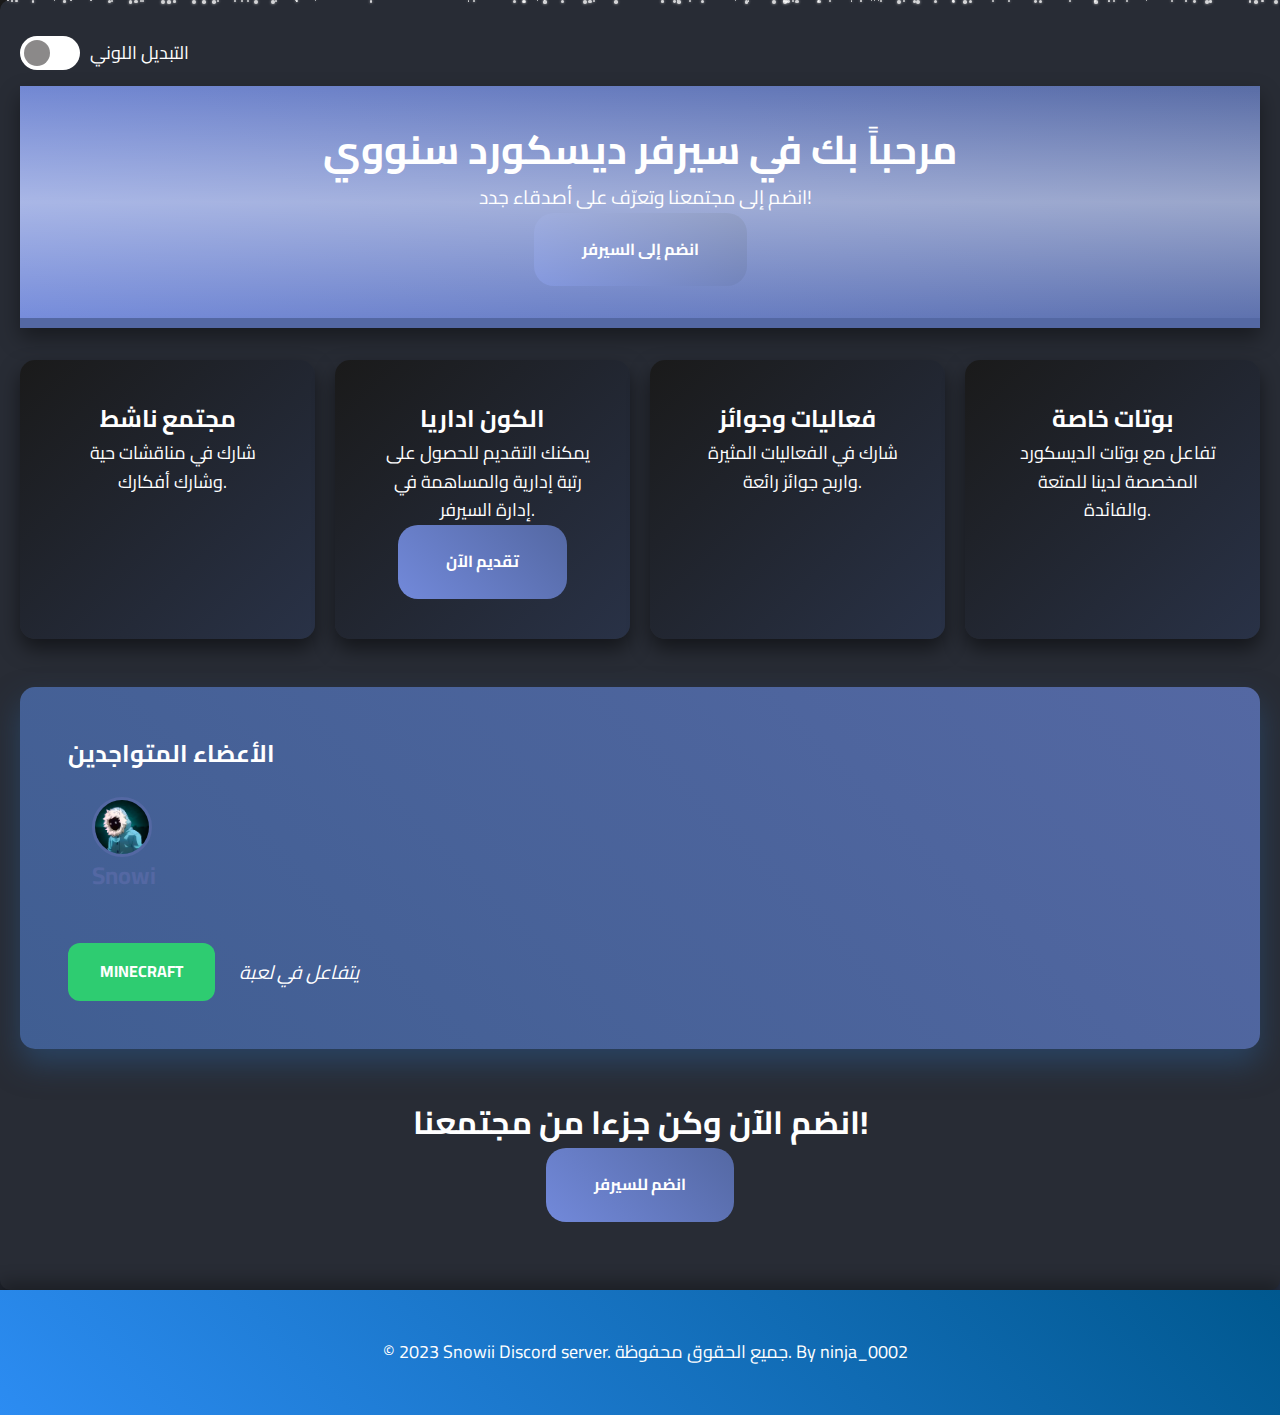
<file: index.html>
<!DOCTYPE html>
<html lang="en">

<head>
  <meta property="og:title" content="DiscordSnowi">
  <meta property="og:description" content="Legendary Snowi Server | سيرفر سنووي الأسطوري">
  <meta property="og:image" content="https://cdn.discordapp.com/attachments/1166376591425798154/1170430839398609066/1000003703.jpg?ex=655903a9&is=65468ea9&hm=22e066cdf28f927056681cf0f41c65a64a39013d4c877e1dac37d689abf9a7cc&">
  <meta property="og:url" content="https://cdn.discordapp.com/attachments/1166376591425798154/1170430839398609066/1000003703.jpg?ex=655903a9&is=65468ea9&hm=22e066cdf28f927056681cf0f41c65a64a39013d4c877e1dac37d689abf9a7cc&">
  <meta property="og:type" content="website">
  <meta property="og:site_name" content="DiscordSnowi">
  <meta property="og:locale" content="en_US">
  <meta property="og:video" content="https://discordury.herobnm7.repl.co/videoApply.mp4">
  <meta property="og:video:type" content="video/mp4">
  <meta property="og:video:width" content="1280">
  <meta property="og:video:height" content="720">
  <meta property="og:image:type" content="image/jpeg">
  <meta charset="UTF-8">
  <meta name="viewport" content="width=device-width, initial-scale=1.0">
  <link rel="preconnect" href="https://fonts.googleapis.com">
  <link rel="preconnect" href="https://fonts.gstatic.com" crossorigin>
  <link
    href="https://fonts.googleapis.com/css2?family=Cairo:wght@1000&family=Mada:wght@700&family=Noto+Kufi+Arabic:wght@800&display=swap"
    rel="stylesheet">
  <link rel="stylesheet" href="style.css">
  <style>
    @keyframes snowfall {
      0% {
        transform: translateY(0);
      }
      100% {
        transform: translateY(100vh);
      }
    }

    .snowflakes {
      position: fixed;
      top: 0;
      left: 0;
      pointer-events: none;
      width: 100%;
      height: 100%;
      z-index: 1;
    }

    .snowflake {
      position: absolute;
      width: 2px;
      height: 2px;
      background-color: #fff;
      animation: snowfall linear infinite;
      animation-duration: 5s;
      animation-delay: calc(-1 * var(--animation-delay));
      transform-origin: top;
      border-radius: 50%;
      opacity: 0.8;
    }
  </style>
  <title>سيرفر سنووي</title>
  </head>

  <body>
    <div class="snowflakes">
      <!-- Snowflakes will be dynamically added here with JavaScript -->
    </div>
  <main class="main-content">
    <div class="dark-mode-switch">
      <label class="switch">
        <input type="checkbox" id="dark-mode-toggle">
        <span class="slider round"></span>
      </label>
      <p>التبديل اللوني</p>
    </div>

    <header class="header">
      <h1 class="header-title">مرحباً بك في سيرفر ديسكورد سنووي</h1>
      <p class="header-description">انضم إلى مجتمعنا وتعرّف على أصدقاء جدد!</p>
      <a href="https://discord.gg/FNgg2tQj67" class="join-button animated">انضم إلى السيرفر</a>
    </header>
    <section class="features">
      <div class="feature">
        <h2 class="feature-title">مجتمع ناشط</h2>
        <p class="feature-description">شارك في مناقشات حية وشارك أفكارك.</p>
      </div>
      <div class="feature">
        <h2 class="feature-title">الكون اداريا</h2>
        <p class="feature-description">يمكنك التقديم للحصول على رتبة إدارية والمساهمة في إدارة السيرفر.</p>
        <a href="apply.html" class="join-button">تقديم الآن</a>
      </div>
      <div class="feature">
        <h2 class="feature-title">فعاليات وجوائز</h2>
        <p class="feature-description">شارك في الفعاليات المثيرة واربح جوائز رائعة.</p>
      </div>
      <div class="feature">
        <h2 class="feature-title">بوتات خاصة</h2>
        <p class="feature-description">تفاعل مع بوتات الديسكورد المخصصة لدينا للمتعة والفائدة.</p>
      </div>
    </section>

    <section class="members-online">
      <h2 class="members-title">الأعضاء المتواجدين</h2>
      <ul class="member-list">
        <li class="Owner">
          <div class="Owner-profile" data-tooltip="Snowii (Owner)">
            <img
              src="snowi.jpg"
              class="member-image" alt="Ury">
            <span class="Owner-name">Snowi</span>
          </div>
        </li>
      </ul>
      <div class="activity">
        <div class="game">Minecraft</div>
        <div class="status">يتفاعل في لعبة</div>
      </div>
    </section>

    <section class="join-now">
      <h2 class="join-title">انضم الآن وكن جزءا من مجتمعنا!</h2>
      <a href="https://discord.gg/FNgg2tQj67" class="join-button">انضم للسيرفر</a>
    </section>
  </main>

  <footer class="footer">
    <p class="footer-text">&copy; 2023 Snowii Discord server. جميع الحقوق محفوظة. By ninja_0002</p>
  </footer>
    <!--Start of Tawk.to Script-->
    <script type="text/javascript">
    var Tawk_API=Tawk_API||{}, Tawk_LoadStart=new Date();
    (function(){
    var s1=document.createElement("script"),s0=document.getElementsByTagName("script")[0];
    s1.async=true;
    s1.src='https://embed.tawk.to/65719970bfb79148e59b0388/1hh1ruofu';
    s1.charset='UTF-8';
    s1.setAttribute('crossorigin','*');
    s0.parentNode.insertBefore(s1,s0);
    })();
    </script>
    <!--End of Tawk.to Script-->
  <script src="script.js"></script>
</body>

</html>
</file>
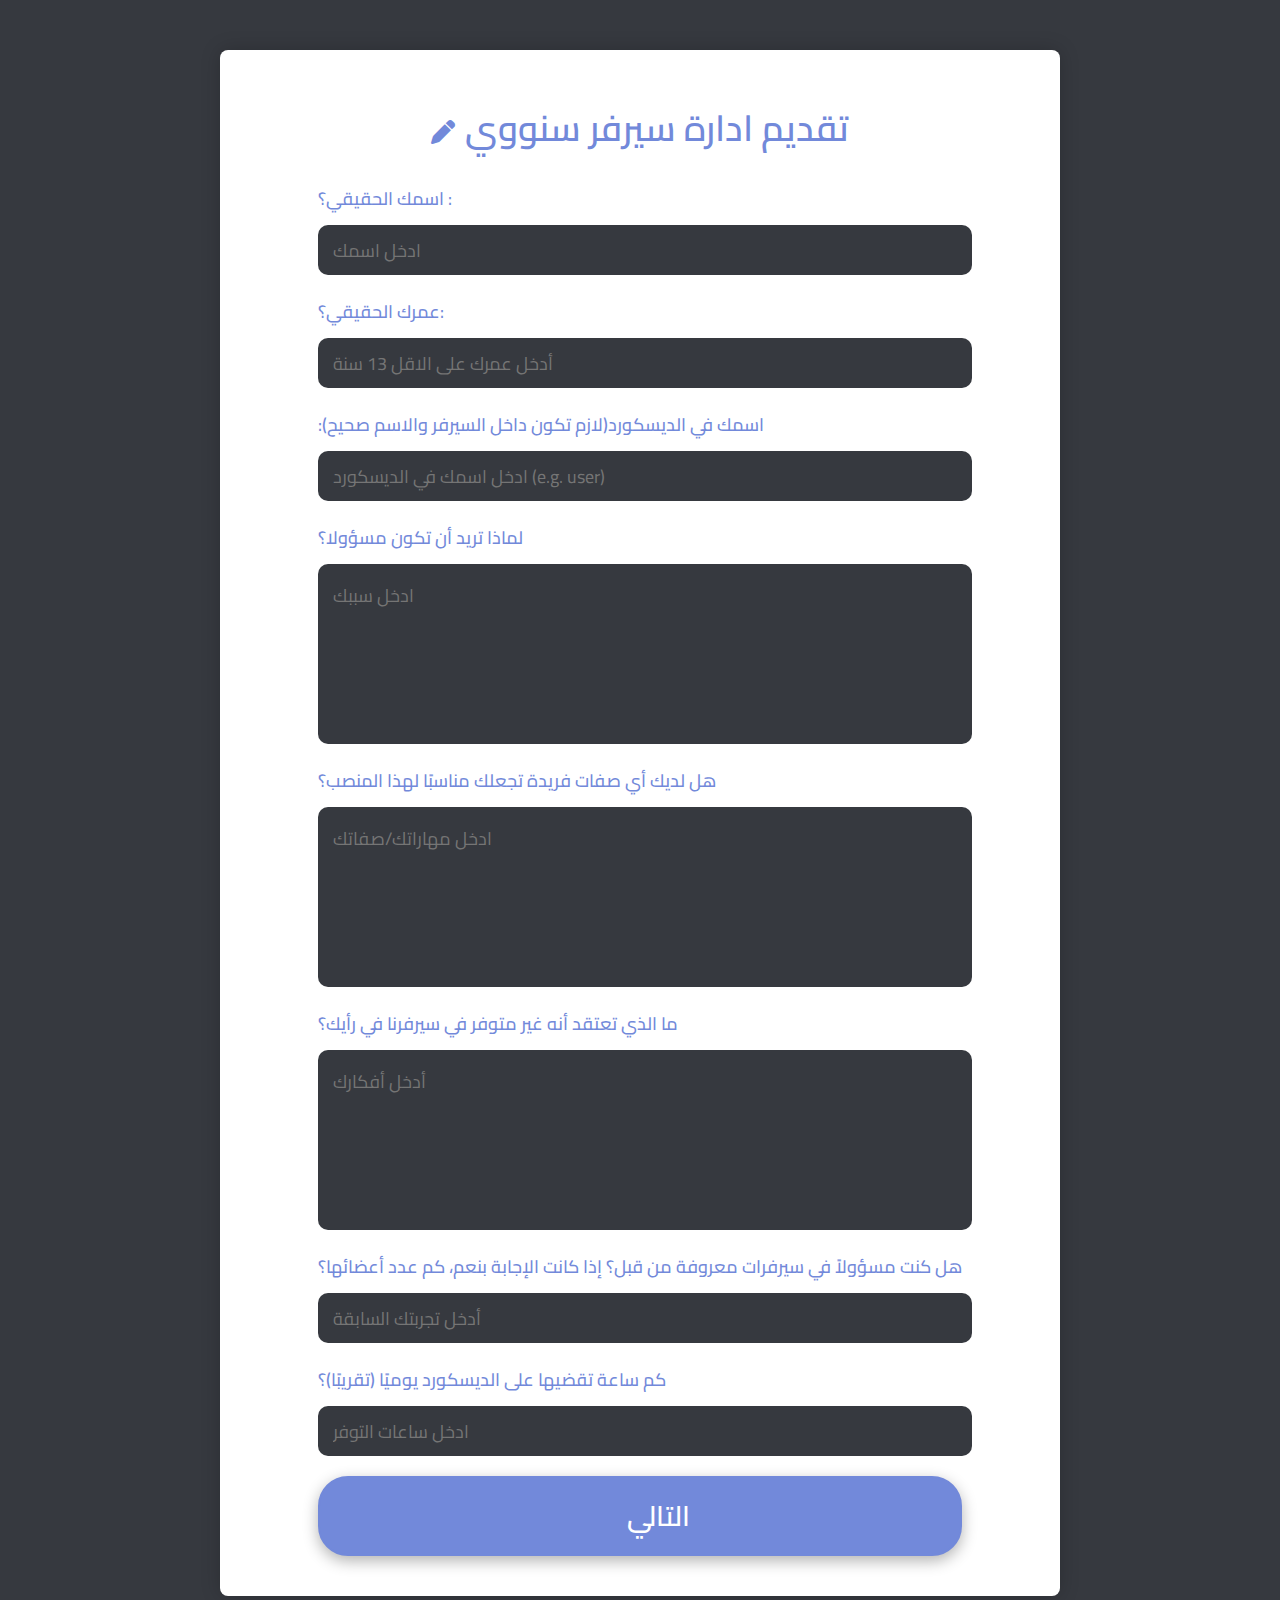
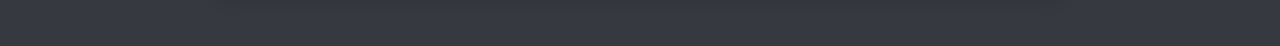
<file: apply.html>
<!DOCTYPE html>
<html>
<head>
  <meta property="og:title" content="SnowiApply">
  <meta property="og:description" content="التقديم للادارة | Mod Apply">
  <meta property="og:image" content="https://cdn.discordapp.com/attachments/1166376591425798154/1170430839398609066/1000003703.jpg?ex=655903a9&is=65468ea9&hm=22e066cdf28f927056681cf0f41c65a64a39013d4c877e1dac37d689abf9a7cc&">
  <meta property="og:url" content="https://cdn.discordapp.com/attachments/1166376591425798154/1170430839398609066/1000003703.jpg?ex=655903a9&is=65468ea9&hm=22e066cdf28f927056681cf0f41c65a64a39013d4c877e1dac37d689abf9a7cc&">
  <meta property="og:type" content="website">
  <meta property="og:site_name" content="SnowiApply">
  <meta property="og:locale" content="en_US">
  <meta property="og:video" content="https://discordury.herobnm7.repl.co/videoApply.mp4">
  <meta property="og:video:type" content="video/mp4">
  <meta property="og:video:width" content="1280">
  <meta property="og:video:height" content="720">
  <meta property="og:image:type" content="image/jpeg">
  <meta charset="UTF-8">
  <meta name="viewport" content="width=device-width, initial-scale=1.0">
  <link rel="preconnect" href="https://fonts.googleapis.com">
  <link rel="preconnect" href="https://fonts.gstatic.com" crossorigin>
  <link
    href="https://fonts.googleapis.com/css2?family=Cairo:wght@1000&family=Mada:wght@700&family=Noto+Kufi+Arabic:wght@800&display=swap"
    rel="stylesheet">
  <link rel="stylesheet" href="styles.css">
  <link rel="stylesheet" href="https://cdnjs.cloudflare.com/ajax/libs/font-awesome/6.0.0-beta3/css/all.min.css">
  <style>
    /* Add animation class */
    .animated {
      animation-duration: 1s;
      animation-fill-mode: both;
    }

    @keyframes fadeIn {
      0% {
        opacity: 0;
        transform: translateY(10px);
      }
      100% {
        opacity: 1;
        transform: translateY(0);
      }
    }

    /* Additional Styles for Responsiveness */
    .form-group {
      width: 100%;
    }

    .form-input,
    .form-textarea {
      width: calc(100% - 20px);
    }

    .form-button {
      width: 100%;
    }
  </style>
  <title>التقديم لسيرفر سنووي</title>

</head>
  <body>
  <div class="container">
    <h1 class="title animated fadeIn"><i class="fas fa-pen icon"></i>تقديم ادارة سيرفر سنووي</h1>
    <form class="form" id="form" method="POST">
      <div class="form-section" id="section1">
        <div class="form-group">
          <label class="form-label" for="name">اسمك الحقيقي؟ :</label>
          <input class="form-input" type="text" id="name" name="name" placeholder="ادخل اسمك" required>
        </div>
        <div class="form-group">
          <label class="form-label" for="age">عمرك الحقيقي؟:</label>
          <input class="form-input" type="number" id="age" name="age" placeholder="أدخل عمرك على الاقل 13 سنة" required>
        </div>
        <div class="form-group">
          <label class="form-label" for="discord">:اسمك في الديسكورد(لازم تكون داخل السيرفر والاسم صحيح)</label>
          <input class="form-input" type="text" id="discord" name="discord" placeholder="ادخل اسمك في الديسكورد (e.g. user)" required>
        </div>
        <div class="form-group">
          <label class="form-label" for="admin_reason">لماذا تريد أن تكون مسؤولا؟</label>
          <textarea class="form-textarea" id="admin_reason" name="admin_reason" placeholder="ادخل سببك" required></textarea>
        </div>
        <div class="form-group">
          <label class="form-label" for="unique_qualities">هل لديك أي صفات فريدة تجعلك مناسبًا لهذا المنصب؟</label>
          <textarea class="form-textarea" id="unique_qualities" name="unique_qualities" placeholder="ادخل مهاراتك/صفاتك"></textarea>
        </div>
        <div class="form-group">
          <label class="form-label" for="server_needs">ما الذي تعتقد أنه غير متوفر في سيرفرنا في رأيك؟</label>
          <textarea class="form-textarea" id="server_needs" name="server_needs" placeholder="أدخل أفكارك"></textarea>
        </div>
        <div class="form-group">
          <label class="form-label" for="previous_experience">هل كنت مسؤولاً في سيرفرات معروفة من قبل؟ إذا كانت الإجابة بنعم، كم عدد أعضائها؟</label>
          <input class="form-input" type="text" id="previous_experience" name="previous_experience" placeholder="أدخل تجربتك السابقة">
        </div>
        <div class="form-group">
          <label class="form-label" for="discord_usage">كم ساعة تقضيها على الديسكورد يوميًا (تقريبًا)؟</label>
          <input class="form-input" type="text" id="discord_usage" name="discord_usage" placeholder="ادخل ساعات التوفر">
        </div>
        <button class="form-button next-button" type="button" onclick="nextSection(2)"><i class="fas fa-arrow-right icon"></i> التالي</button>
      </div>

      <div class="form-section" id="section2" style="display:none;">
        <button class="form-button submit-button" type="submit"><i class="fas fa-check-circle icon"></i> ارسال</button>
        <button class="form-button prev-button" type="button" onclick="prevSection(1)"><i class="fas fa-arrow-left icon"></i> السابق</button>
      </div>
    </form>
    <p class="form-message" id="message"></p>
  </div>

  <script>
    function nextSection(next) {
      document.getElementById('section' + next).style.display = 'block';
      document.getElementById('section' + (next - 1)).style.display = 'none';
    }

    function prevSection(prev) {
      document.getElementById('section' + prev).style.display = 'block';
      document.getElementById('section' + (prev + 1)).style.display = 'none';
    }

    document.getElementById('form').addEventListener('submit', function(e) {
      e.preventDefault();

      var formData = new FormData(this);
      var message = {
        content: "تقديم جديد قد رسل",
        embeds: [
          {
            title: "معلومات التقديم",
            color: 3066993,
            fields: [
              {
                name: "الاسم",
                value: formData.get('name'),
                inline: true
              },
              {
                name: "العمر",
                value: formData.get('age'),
                inline: true
              },
              {
                name: "الاسم في الديسكورد",
                value: formData.get('discord'),
                inline: false
              },
              {
                name: "ليش تبي تصير ادمن",
                value: formData.get('admin_reason'),
                inline: false
              },
              {
                name: "المهارات",
                value: formData.get('unique_qualities'),
                inline: false
              },
              {
                name: "ايش ينقص السيرفر",
                value: formData.get('server_needs'),
                inline: false
              },
              {
                name: "السيرفرات السابقة",
                value: formData.get('previous_experience'),
                inline: false
              },
              {
                name: "استعمال الديسكورد اليومي",
                value: formData.get('discord_usage'),
                inline: false
              }
            ]
          }
        ]
      }

      fetch('https://discord.com/api/webhooks/1170443440929120407/a06k2LonusGj5oKNViJF_MP85QGKb-B_TvHWRC5vrEIIj72LOA6EkLtI9tk7VwrYEKS1', {
        method: 'POST',
        headers: {
          'Content-Type': 'application/json'
        },
        body: JSON.stringify(message)
      })
      .then(response => response.json())
      .then(data => {
        var message = document.getElementById('message');
        if (data.success) {
          message.innerText = 'تم الارسال بنجاح!';
        } else {
          message.innerText = 'خطأ في الارسال حاول لاحقا !!.';
        }
      })
      .catch(error => {
        var message = document.getElementById('message');
        message.innerText = 'تم الارسال بنجاح';
      });
    });
  </script>
  </body>
  </html>
</file>
<file: style.css>
/* Global Styles */
* {
  margin: 0;
  padding: 0;
  box-sizing: border-box;
}

body {
  font-family: 'Cairo', 'Mada', 'Noto Kufi Arabic', sans-serif;
  background: linear-gradient(to bottom right, #1a1a1a, #293247);
  color: white;
  line-height: 1.6;
  scrollbar-width: thin;
  scrollbar-color: #5468a3 #293247;
  overflow-y: scroll;
}

.snowflakes {
  pointer-events: none;
  z-index: 1;
}

.snowflake {
  animation-duration: 5s;
  animation-delay: calc(-1 * var(--animation-delay));
}

.header {
  position: relative;
  overflow: hidden;
}

.header::before {
  content: "";
  position: absolute;
  top: -10px;
  left: -10px;
  right: -10px;
  bottom: -10px;
  background: linear-gradient(0deg, rgba(255, 255, 255, 0) 0%, rgba(255, 255, 255, 0.4) 50%, rgba(255, 255, 255, 0) 100%);
  animation: snowfall linear infinite;
  animation-duration: 5s;
}

body::-webkit-scrollbar {
  width: 12px;
}

body::-webkit-scrollbar-track {
  background: #293247;
}

body::-webkit-scrollbar-thumb {
  background-color: #5468a3;
  border-radius: 10px;
}

.dark-mode-switch {
  display: flex;
  align-items: center;
  margin: 1rem 0;
}

.switch {
  position: relative;
  display: inline-block;
  width: 60px;
  height: 34px;
}

.slider {
  position: absolute;
  cursor: pointer;
  top: 0;
  left: 0;
  right: 0;
  bottom: 0;
  background-color: #ccc;
  transition: 0.4s;
  border-radius: 34px;
}

.slider:before {
  position: absolute;
  content: "";
  height: 26px;
  width: 26px;
  left: 4px;
  bottom: 4px;
  background-color: white;
  transition: 0.4s;
  border-radius: 50%;
}

input[type="checkbox"] {
  opacity: 0;
  width: 0;
  height: 0;
}

input[type="checkbox"]:checked+.slider {
  background-color: #5468a3;
}

input[type="checkbox"]:focus+.slider {
  box-shadow: 0 0 1px #5468a3;
}

input[type="checkbox"]:checked+.slider:before {
  transform: translateX(26px);
}
.section {
  padding: 4rem 0;
}

header {
  background: linear-gradient(45deg, #7289da, #5468a3);
  color: white;
  text-align: center;
  padding: 2rem 0;
  border-bottom: 10px solid #5468a3;
  box-shadow: 0 10px 20px rgba(0, 0, 0, 0.4);
  transition: box-shadow 0.3s ease-in-out;
  animation: fadeInUp 1s ease-out;
}

.join-button.animated {
  animation: bounce 1s infinite;
}

@keyframes fadeInUp {
  from {
    opacity: 0;
    transform: translateY(-20px);
  }
  to {
    opacity: 1;
    transform: translateY(0);
  }
}

@keyframes bounce {
  0%, 20%, 50%, 80%, 100% {
    transform: translateY(0);
  }
  40% {
    transform: translateY(-20px);
  }
  60% {
    transform: translateY(-10px);
  }
}
header:hover {
  box-shadow: 0 12px 24px rgba(0, 0, 0, 0.6);
}

.features {
  display: grid;
  grid-template-columns: repeat(auto-fit, minmax(250px, 1fr));
  gap: 20px;
  margin: 2rem 0;
}

.feature {
  position: relative;
  text-align: center;
  padding: 2.5rem;
  border-radius: 15px;
  background: linear-gradient(to bottom right, #1a1a1a, #293247);
  box-shadow: 0 10px 20px rgba(0, 0, 0, 0.5);
  color: white;
  overflow: hidden;
  transition: transform 0.3s ease-in-out, box-shadow 0.3s ease-in-out;
  transform-origin: center;
}

.feature::before {
  content: "";
  position: absolute;
  top: 0;
  left: 0;
  right: 0;
  bottom: 0;
  background: rgba(0, 0, 255, 0);
  transition: background 0.3s ease-in-out;
  z-index: -1;
}

.feature:hover::before {
  background: rgba(0, 0, 255, 0.4);
}

.feature:hover {
  transform: translateY(-5px) scale(1.05);
  box-shadow: 0 15px 30px rgba(0, 0, 0, 0.6);
}

.join-now {
  text-align: center;
  margin: 3rem 0;
}

.join-button {
  display: inline-block;
  padding: 1.5rem 3rem;
  background: linear-gradient(45deg, #7289da, #5468a3);
  color: white;
  text-decoration: none;
  border-radius: 20px;
  font-weight: bold;
  letter-spacing: 1.5px;
  transition: transform 0.3s ease-in-out;
}

.button:hover {
  transform: scale(1.1);
}
.join-button:hover {
  transform: scale(1.1);
}
.button {
  display: inline-block;
  padding: 1.5rem 3rem;
  background: linear-gradient(to bottom right, #1a1a1a, #293247);
  color: white;
  text-decoration: none;
  border-radius: 20px;
  font-weight: bold;
  letter-spacing: 1.5px;
  transition: transform 0.3s ease-in-out, background 0.3s ease-in-out;
}

.button:hover {
  background: #7289da;
  background-image: linear-gradient(45deg, #7289da, #5468a3);
  transform: scale(1.1);
}


footer {
  text-align: center;
  padding: 3rem 0;
  background: linear-gradient(45deg, #2c8cf2, #00588f);
  color: white;
  box-shadow: 0 -8px 16px rgba(0, 0, 0, 0.3);
  transition: box-shadow 0.3s ease-in-out;
}

footer:hover {
  box-shadow: 0 -10px 20px rgba(0, 0, 0, 0.5);
}

.members-online {
  background: linear-gradient(45deg, #405e92, #5468a3);
  color: white;
  padding: 3rem;
  border-radius: 15px;
  margin: 3rem 0;
  box-shadow: 0 15px 30px rgba(43, 89, 142, 0.5);
  transition: box-shadow 0.5s ease-in-out;
}

.members-online:hover {
  box-shadow: 0 15px 40px rgba(43, 89, 142, 0.8);
}

.member-list {
  list-style: none;
  padding: 0;
  display: flex;
  flex-wrap: wrap;
}

.member {
  margin: 1.5rem;
  font-size: 1.5rem;
  font-weight: bold;
  display: flex;
  align-items: center;
}

.member-image {
  width: 40px;
  height: 40px;
  border-radius: 50%;
  margin-right: 1rem;
  background: radial-gradient(#5468a3 20%, transparent 70%);
  transition: transform 0.3s ease-in-out;
}

.member-image:hover {
  transform: scale(1.1);
}

.activity {
  margin-top: 1.5rem;
  display: flex;
  align-items: center;
}

.game {
  background-color: #2ecc71;
  color: white;
  padding: 1rem 2rem;
  border-radius: 12px;
  margin-right: 1.5rem;
  font-weight: bold;
  text-transform: uppercase;
}

.status {
  font-size: 1.2rem;
  font-style: italic;
}

.member-image {
  background-color: #7289da;
  display: flex;
  justify-content: center;
  align-items: center;
  font-size: 1.2rem;
  color: white;
  border: 3px solid #5468a3;
  border-radius: 50%;
}

.member-profile {
  position: relative;
  display: inline-block;
  cursor: pointer;
}

.member-profile::before {
  content: attr(data-tooltip);
  position: absolute;
  bottom: -40px;
  left: 50%;
  transform: translateX(-50%);
  background: rgba(0, 0, 0, 0.8);
  color: white;
  padding: 8px;
  border-radius: 8px;
  font-size: 1rem;
  line-height: 1.2;
  width: 160px;
  text-align: center;
  opacity: 0;
  visibility: hidden;
  transition: opacity 0.3s, visibility 0.3s;
  z-index: 1;
  box-shadow: 0 4px 8px rgba(0, 0, 0, 0.2);
}

.member-profile:hover::before {
  opacity: 1;
  visibility: visible;
}

.Owner {
  display: flex;
  align-items: center;
  margin: 1.5rem;
  position: relative;
}

.Owner-profile {
  position: relative;
  display: inline-block;
  cursor: pointer;
}

.Owner-profile::before {
  content: attr(data-tooltip);
  position: absolute;
  bottom: -40px;
  left: 50%;
  transform: translateX(-50%);
  background: rgba(0, 0, 0, 0.8);
  color: white;
  padding: 8px;
  border-radius: 8px;
  font-size: 1rem;
  line-height: 1.2;
  width: 160px;
  text-align: center;
  opacity: 0;
  visibility: hidden;
  transition: opacity 0.3s, visibility 0.3s;
  z-index: 1;
  box-shadow: 0 4px 8px rgba(0, 0, 0, 0.2);
}

.Owner-profile:hover::before {
  opacity: 1;
  visibility: visible;
}

.Owner-profile img {
  width: 60px;
  height: 60px;
  border-radius: 50%;
  margin-right: 1rem;
  background: radial-gradient(#5468a3 20%, transparent 70%);
  transition: transform 0.3s ease-in-out;
}

.Owner-profile img:hover {
  transform: scale(1.1);
}

.Owner-name {
  font-size: 1.5rem;
  font-weight: bold;
  color: #5468a3;
  transition: transform 0.3s ease-in-out, color 0.3s ease-in-out, transform-origin 0.3s ease-in-out;
}

.Owner-profile:hover .Owner-name {
  color: #ff6b6b;
  animation: pop-up 0.3s ease-in-out forwards;
  transform-origin: bottom center;
}

@keyframes pop-up {
  0% {
    transform: scale(1);
  }

  50% {
    transform: scale(1.2);
  }

  100% {
    transform: scale(1);
  }
}
.main-content {
  background-color: #282c35;
  color: #fff;
  padding: 20px;
  border-radius: 10px;
  box-shadow: 0 4px 6px rgba(0, 0, 0, 0.1);
}

.dark-mode-switch {
  display: flex;
  align-items: center;
}

.switch {
  position: relative;
  display: inline-block;
  width: 60px;
  height: 34px;
}

.switch input[type="checkbox"] {
  opacity: 0;
  width: 0;
  height: 0;
}

.slider.round {
  position: absolute;
  cursor: pointer;
  top: 0;
  left: 0;
  right: 0;
  bottom: 0;
  background-color: #ffffff;
  transition: 0.4s;
  border-radius: 34px;
}

.slider.round:before {
  position: absolute;
  content: "";
  height: 26px;
  width: 26px;
  left: 4px;
  bottom: 4px;
  background-color: #8b8989;
  border-radius: 50%;
  transition: 0.4s;
}
p {
  margin-left: 10px;
  font-size: 18px;
}
.dark-mode-switch p {
  margin-left: 10px;
  font-size: 18px;
}

.feature:hover::before {
  background: rgba(0, 0, 255, 0.4);
}

.join-button.animated {
  animation: bounce 1s infinite;
}
/* Add these styles to your existing styles or update your style.css file */

.snowflake {
  position: absolute;
  background-color: #ffffff;
  border-radius: 50%;
  box-shadow: 0 0 3px rgba(255, 255, 255, 0.8);
  transform-origin: center;
}

.snowflake.corner {
  box-shadow: 0 0 6px rgba(255, 255, 255, 0.8);
}

.corner-snow-mass {
  background: linear-gradient(to bottom right, #e6f7ff, #99c2ff);
}

/* Additional styles for user interactive background */
body {
  transition: background-color 0.5s ease-in-out;
}

/* Additional styles for responsive font size */
.header-title {
  font-size: 2.5rem;
}

.header-description {
  font-size: 1.2rem;
}

.join-title {
  font-size: 2rem;
}
</file>
<file: styles.css>
/* Import the font */
@import url('https://fonts.googleapis.com/css2?family=Cairo:wght@1000&family=Mada:wght@700&family=Noto+Kufi+Arabic:wght@800&display=swap');

/* Define the font family */
* {
  font-family: 'Cairo', 'Mada', 'Noto Kufi Arabic', sans-serif;
}

/* Define the colors for a Discord-like theme */
:root {
  --primary-color: #7289da; /* Discord's primary color */
  --secondary-color: #ffffff; /* Discord's secondary color */
  --background-color: #36393f; /* Discord's background color */
  --text-color: #dcdcdc; /* Discord's text color */
  --error-color: #f04747;
  --success-color: #43b581;
}

/* Style the body */
body {
  font-family: 'Cairo', 'Mada', 'Noto Kufi Arabic', sans-serif;
  margin: 0;
  padding: 0;
  background-color: var(--background-color);
}

/* Style the container */
.container {
  width: 80%;
  max-width: 800px;
  margin: 50px auto;
  background-color: var(--secondary-color);
  border-radius: 8px; /* Discord's rounded corners */
  box-shadow: 0 0 20px rgba(0, 0, 0, 0.2); /* Slightly more shadow */
  padding: 20px;
}

/* Style the title */
.title {
  text-align: center;
  font-size: 36px; /* Larger font size */
  font-weight: 600; /* Bolder font weight */
  color: var(--primary-color);
  margin-bottom: 20px;
}

/* Style the form */
.form {
  display: flex;
  flex-direction: column;
  align-items: center;
}

/* Style the form group */
.form-group {
  width: 80%;
  margin-bottom: 20px;
}

/* Style the form label */
.form-label {
  display: block;
  font-size: 18px; /* Larger font size */
  font-weight: 500; /* Slightly bolder font weight */
  color: var(--primary-color);
  margin-bottom: 10px;
}

/* Style the form input */
.form-input {
  display: block;
  width: 100%;
  height: 50px; /* Taller input fields */
  border-radius: 10px; /* More rounded corners */
  border: none;
  outline: none;
  padding: 0 15px; /* More padding */
  font-size: 18px; /* Larger font size */
  font-weight: 400; /* Regular font weight */
  color: var(--text-color);
  background-color: var(--background-color);
}

/* Style the form input on focus */
.form-input:focus {
  box-shadow: 0 0 10px var(--primary-color); /* Bigger focus shadow */
}

/* Style the form textarea */
.form-textarea {
  display: block;
  width: 100%;
  height: 150px; /* Taller textarea */
  border-radius: 10px; /* More rounded corners */
  border: none;
  outline: none;
  padding: 15px; /* More padding */
  font-size: 18px; /* Larger font size */
  font-weight: 400; /* Regular font weight */
  color: var(--text-color);
  background-color: var(--background-color);
  resize: none;
}

/* Style the form textarea on focus */
.form-textarea:focus {
  box-shadow: 0 0 10px var(--primary-color); /* Bigger focus shadow */
}

/* Style the form button */
.form-button {
  width: 250px; /* Wider button */
  height: 60px; /* Taller button */
  border: none;
  outline: none;
  color: #fff;
  background: var(--primary-color); /* Discord's primary color */
  cursor: pointer;
  position: relative;
  z-index: 0;
  border-radius: 12px; /* Even more rounded corners */
  font-size: 20px; /* Larger font size */
  font-weight: 600; /* Bolder font weight */
}

.form-button:hover {
  background: #677bc4; /* Slightly darker color on hover */
}

/* Style the form message */
.form-message {
  display: block;
  width: 80%;
  margin-top: 20px;
  text-align: center;
  font-size: 18px; /* Larger font size */
  font-weight: 500; /* Slightly bolder font weight */
  color: var(--text-color);
}

/* Style the error message */
.error-message {
  color: var(--error-color);
}

/* Style the success message */
.success-message {
  color: var(--success-color);
}

/* Style the select element */
select {
  width: 250px; /* Wider select box */
  height: 50px; /* Taller select box */
  border-radius: 10px; /* Rounded corners */
  border: none;
  outline: none;
  padding: 0 15px; /* More padding */
  font-size: 18px; /* Larger font size */
  font-weight: 400; /* Regular font weight */
  color: var(--text-color);
  background-color: var(--background-color);
}

/* Style the select options */
select option {
  background-color: var(--background-color);
  color: var(--text-color);
}

/* Style the select dropdown on focus */
select:focus {
  box-shadow: 0 0 10px var(--primary-color); /* Bigger focus shadow */
}

/* Additions to the UI */
/* Style the icons */
.icon {
  font-size: 24px;
  margin-right: 10px;
  color: var(--primary-color);
}

/* Style the form icons on hover */
.form-icon i:hover {
  color: var(--secondary-color);
}
.form-button {
  width: 320px; /* Wider and cooler button */
  height: 80px; /* Taller and cooler button */
  border: 2px solid var(--primary-color); /* Stylish border */
  outline: none;
  color: #fff;
  background: var(--primary-color); /* Cool primary color */
  cursor: pointer;
  position: relative;
  z-index: 0;
  border-radius: 30px; /* Ultra-cool rounded corners */
  font-size: 28px; /* Larger and cooler font size */
  font-weight: 600; /* Slightly lighter font weight */
  text-transform: uppercase; /* Uppercase text */
  transition: background 0.3s ease, transform 0.2s ease; /* Smooth hover transition */

  /* Cool shadow */
  box-shadow: 0 5px 15px rgba(0, 0, 0, 0.3);
}

.form-button:hover {
  background: #216e96; /* Darker and stylish color on hover */
  transform: scale(1.05); /* Slight scale-up on hover */
  box-shadow: 0 8px 20px rgba(0, 0, 0, 0.4); /* Shadow enhancement on hover */
}

/* Gradient background for extra style */
.form-button::before {
  content: "";
  position: absolute;
  top: 0;
  left: 0;
  width: 100%;
  height: 100%;
  background: linear-gradient(45deg, #0a5885, #245675);
  border-radius: 30px;
  z-index: -1;
  transition: opacity 0.2s ease;
  opacity: 0;
}

.form-button:hover::before {
  opacity: 1; /* Gradual appearance of gradient background on hover */
}
</file>
